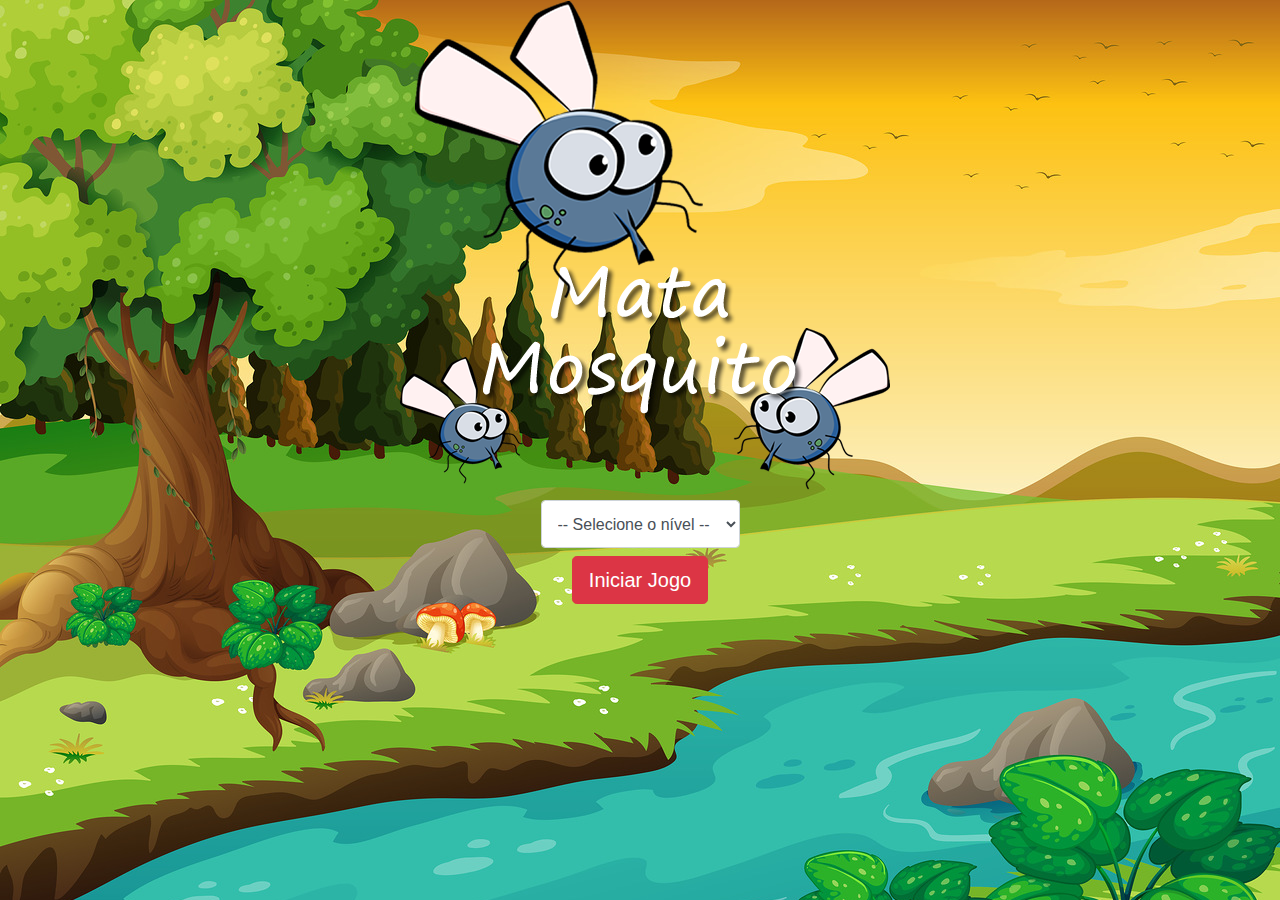
<file: index.html>
<!DOCTYPE html>
<html>
  <head>
    <title></title>
    <meta charset="UTF-8" />
    <meta name="viewport" content="width=device-width, initial-scale=1" />
    <link
      rel="stylesheet"
      href="https://maxcdn.bootstrapcdn.com/bootstrap/4.0.0/css/bootstrap.min.css"
      integrity="sha384-Gn5384xqQ1aoWXA+058RXPxPg6fy4IWvTNh0E263XmFcJlSAwiGgFAW/dAiS6JXm"
      crossorigin="anonymous"
    />

    <link rel="stylesheet" href="estilo.css" />

    <script>
      function iniciarJogo() {
        var nivel = document.getElementById("nivel").value;

        if (nivel === "") {
          alert("Selecione um nível para iniciar o jogo");
          return false;
        }

        window.location.href = "app.html?" + nivel;
      }
    </script>
  </head>
  <body>
    <div class="container">
      <div class="row">
        <div class="col">
          <div class="d-flex justify-content-center">
            <img src="imagens/game.png" />
          </div>
        </div>
      </div>

      <div class="row">
        <div class="col">
          <div class="d-flex justify-content-center">
            <div class="mb-2">
              <select class="form-control" id="nivel">
                <option value="">-- Selecione o nível --</option>
                <option value="normal">Normal</option>
                <option value="dificil">Difícil</option>
                <option value="chucknorris">Chuck Norris</option>
              </select>
            </div>
          </div>
        </div>
      </div>

      <div class="row">
        <div class="col">
          <div class="d-flex justify-content-center">
            <button
              type="button"
              class="btn btn-danger btn-lg"
              onclick="iniciarJogo()"
            >
              Iniciar Jogo
            </button>
          </div>
        </div>
      </div>
    </div>
  </body>
</html>
</file>
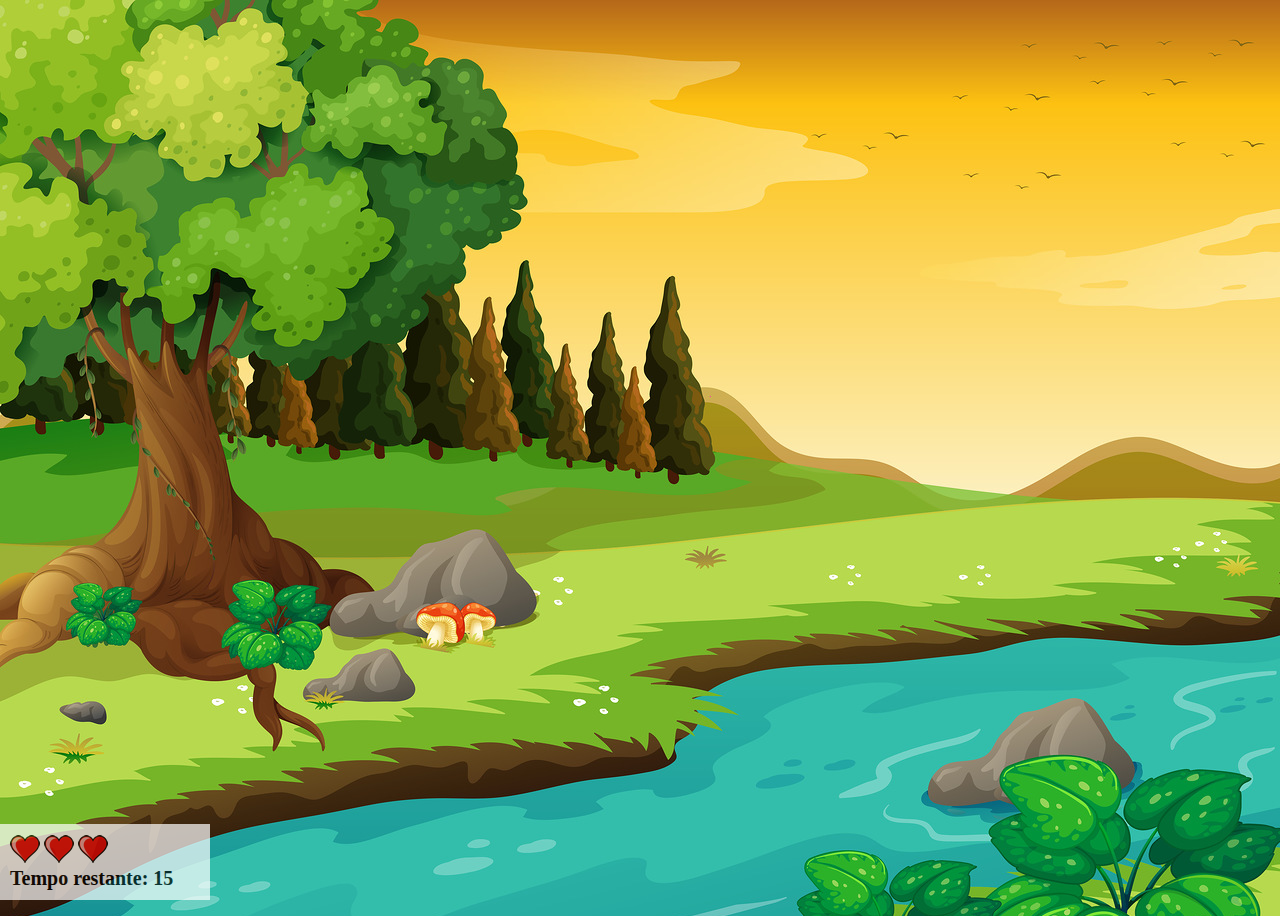
<file: app.html>
<!DOCTYPE html>
<html>
  <head>
    <title></title>
    <meta charset="UTF-8" />
    <meta name="viewport" content="width=device-width, initial-scale=1" />
    <link rel="stylesheet" href="estilo.css" />
    <script src="jogo.js"></script>
  </head>
  <body onresize="ajustaTamanhoPalcoJogo()">
    <div class="painel">
      <div class="vidas">
        <img id="v1" src="imagens/coracao_cheio.png" />
        <img id="v2" src="imagens/coracao_cheio.png" />
        <img id="v3" src="imagens/coracao_cheio.png" />
      </div>

      <div class="cronometro">
        Tempo restante: <span id="cronometro"></span>
      </div>
    </div>

    <script>
      document.getElementById("cronometro").innerHTML = tempo;

      var criaMosca = setInterval(function () {
        posicaoRandomica();
      }, criaMosquitoTempo);
    </script>
  </body>
</html>
</file>
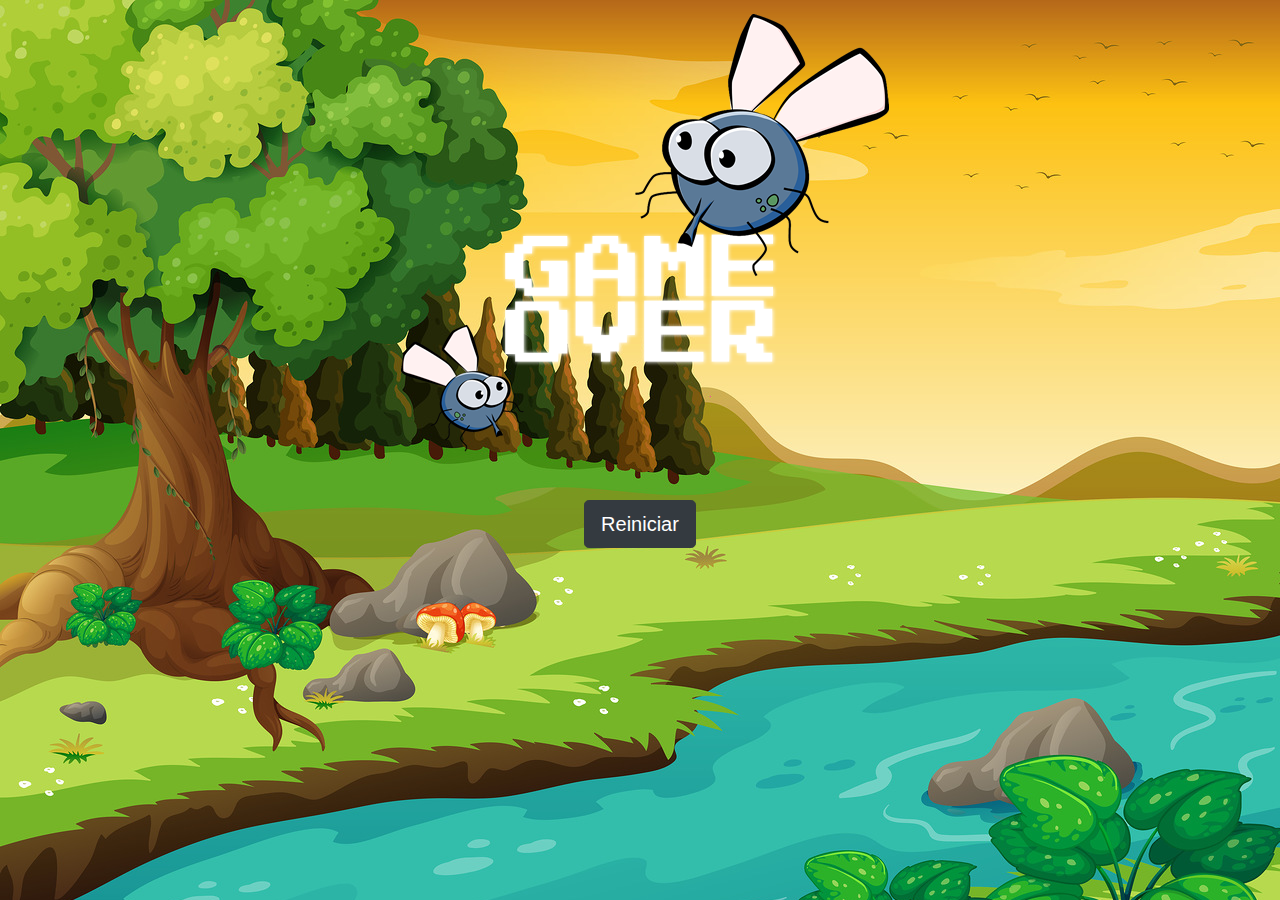
<file: fim_de_jogo.html>
<!DOCTYPE html>
<html>
	<head>
		<title></title>
		<meta charset="UTF-8" />
		<meta name="viewport" content="width=device-width, initial-scale=1" />
		<link rel="stylesheet" href="https://maxcdn.bootstrapcdn.com/bootstrap/4.0.0/css/bootstrap.min.css" integrity="sha384-Gn5384xqQ1aoWXA+058RXPxPg6fy4IWvTNh0E263XmFcJlSAwiGgFAW/dAiS6JXm" crossorigin="anonymous">

		<link rel="stylesheet" href="estilo.css" />
	</head>
	<body>

		<div class="container">
			<div class="row">
				<div class="col">
					<div class="d-flex justify-content-center">
						<img src="imagens/game_over.png" />
					</div>
				</div>
			</div>


			<div class="row">
				<div class="col">
					<div class="d-flex justify-content-center">
						<button type="button" class="btn btn-dark btn-lg" onclick="window.location.href = 'index.html' ">Reiniciar</button>
					</div>
				</div>
			</div>
		</div>

	</body>
</html>
</file>
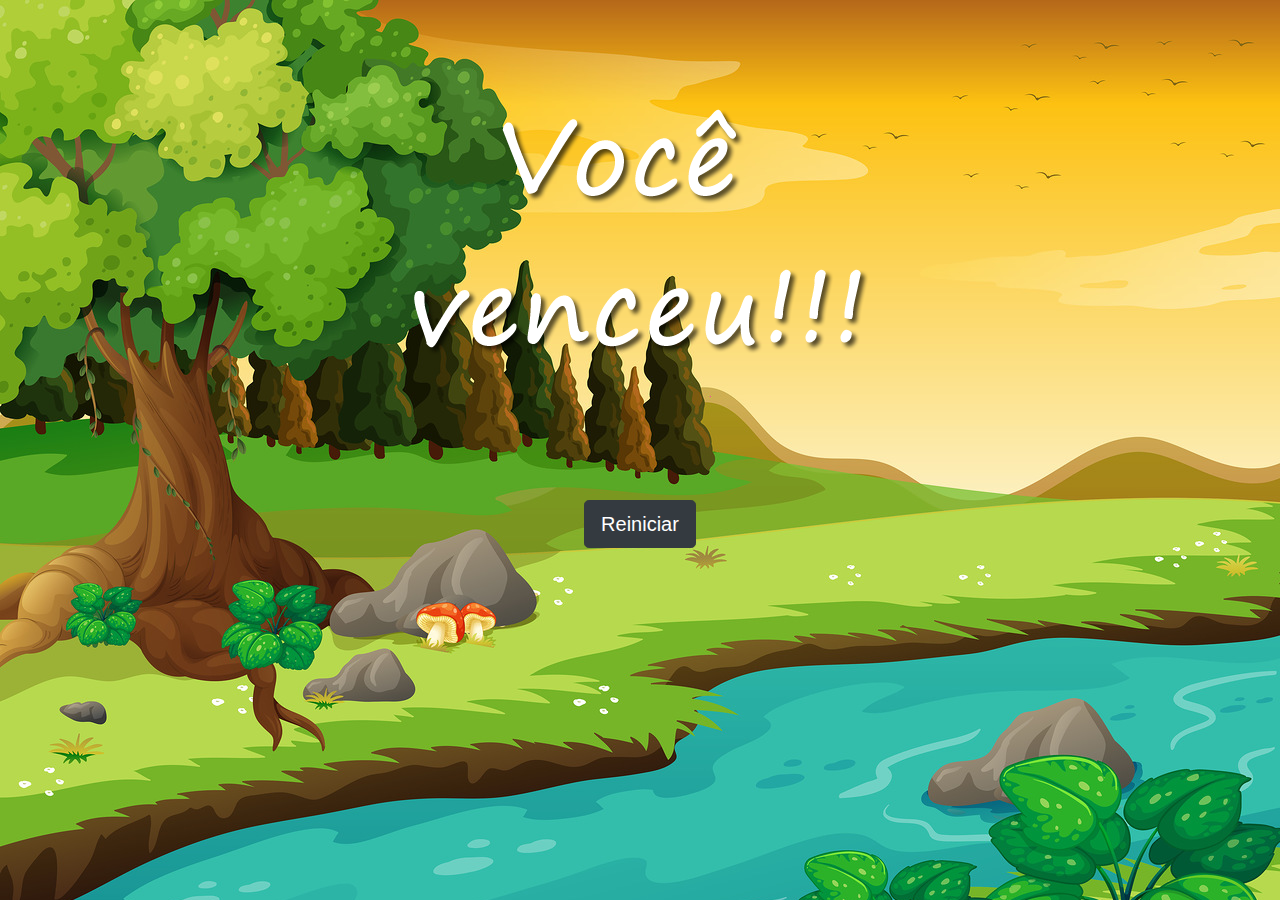
<file: vitoria.html>
<!DOCTYPE html>
<html>
	<head>
		<title></title>
		<meta charset="UTF-8" />
		<meta name="viewport" content="width=device-width, initial-scale=1" />
		<link rel="stylesheet" href="https://maxcdn.bootstrapcdn.com/bootstrap/4.0.0/css/bootstrap.min.css" integrity="sha384-Gn5384xqQ1aoWXA+058RXPxPg6fy4IWvTNh0E263XmFcJlSAwiGgFAW/dAiS6JXm" crossorigin="anonymous">

		<link rel="stylesheet" href="estilo.css" />
	</head>
	<body>

		<div class="container">
			<div class="row">
				<div class="col">
					<div class="d-flex justify-content-center">
						<img src="imagens/vitoria.png" />
					</div>
				</div>
			</div>


			<div class="row">
				<div class="col">
					<div class="d-flex justify-content-center">
						<button type="button" class="btn btn-dark btn-lg" onclick="window.location.href = 'index.html' ">Reiniciar</button>
					</div>
				</div>
			</div>
		</div>

	</body>
</html>
</file>
<file: estilo.css>
html {
  cursor: url(imagens/mata_mosquito.png) 30 30, auto;
}

body {
  background-image: url(imagens/bg.jpg);
  background-repeat: no-repeat;
  background-size: cover;
  height: 100vh;
}

.mosquito1 {
  width: 50px;
  height: 50px;
}

.mosquito2 {
  width: 70px;
  height: 70px;
}

.mosquito3 {
  width: 90px;
  height: 90px;
}

.ladoA {
  transform: scaleX(1);
}
.d-flex {
  max-height: 70vh;
}
.ladoB {
  transform: scaleX(-1);
}

.painel {
  position: absolute;
  width: 190px;
  padding: 10px;
  left: 0px;
  bottom: 0px;
  border-top: solid 1px #fff;
  background-color: #fff;
  opacity: 0.7;
}

.vidas {
  float: left;
}

.cronometro {
  float: left;
  font-size: 20px;
  font-weight: bold;
}
.btn-danger,
#nivel {
  height: 3rem;
  width: max-content;
}

@media (max-width: 375.98px) {
  body {
    display: flex;
    align-items: center;
    justify-content: center;
  }
  .d-flex img {
    max-width: 80vw;
  }
  #nivel {
    height: 15vw;
    width: max-content;
    padding: 0;
  }
  .btn-danger {
    height: 15vw;
    width: max-content;
    padding: 0 0.3rem;
  }
  .form-control,
  .btn-danger {
    font-size: 5vw;
  }
}

@media (min-width: 376px) and (max-width: 767.98px) {
  body {
    display: flex;
    align-items: center;
    justify-content: center;
  }
  .d-flex img {
    max-width: 80vw;
  }
  .btn-danger,
  #nivel {
    height: 2rem;
    width: max-content;
    padding: 0 0.3rem;
  }
}
</file>
